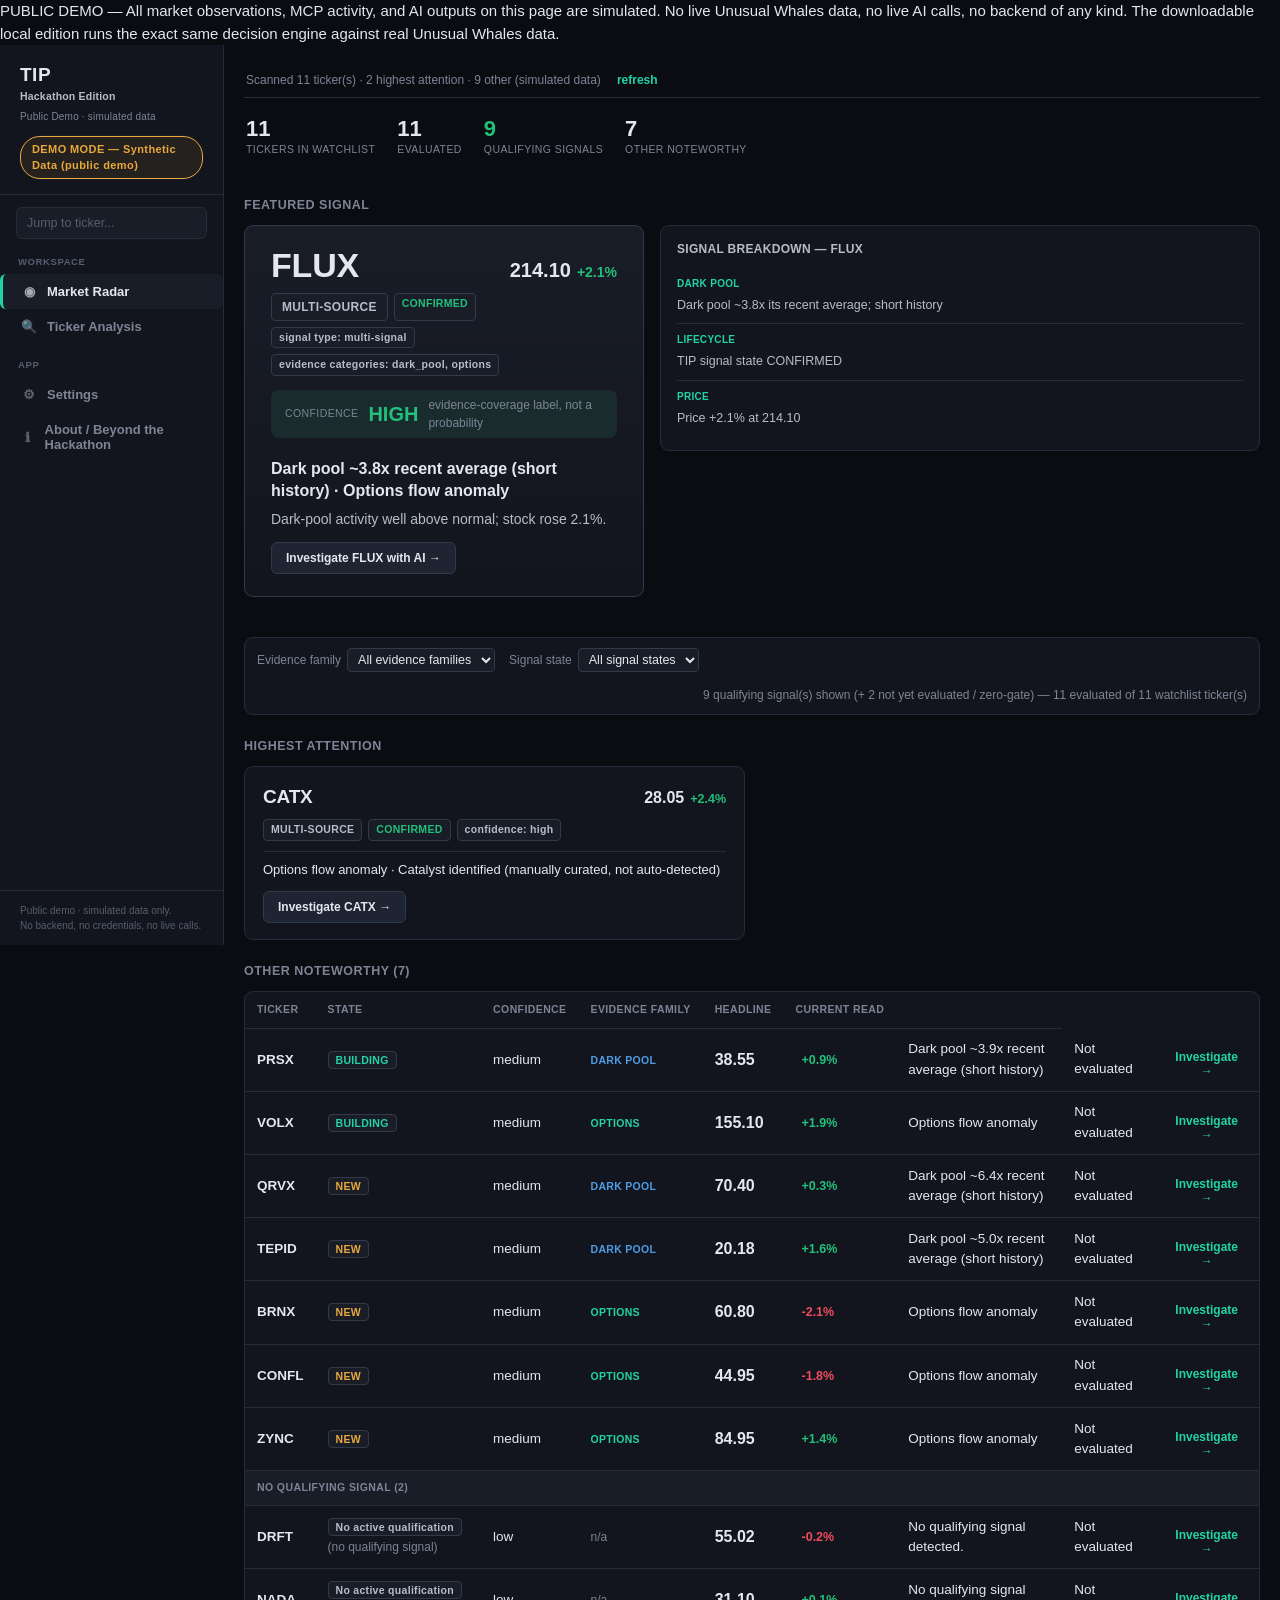
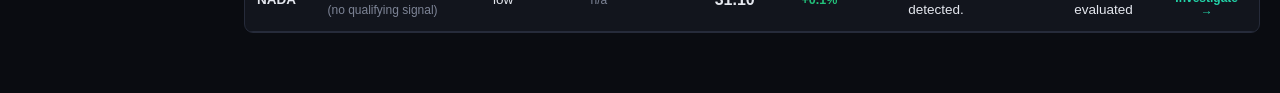
<file: static-demo/index.html>
<!DOCTYPE html>
<html lang="en">
<head>
<meta charset="UTF-8">
<meta name="viewport" content="width=device-width, initial-scale=1.0">
<title>TIP Hackathon Edition — Public Demo (Simulated Data)</title>
<link rel="stylesheet" href="styles.css">
</head>
<body>
  <div class="public-demo-top-banner">
    PUBLIC DEMO — All market observations, MCP activity, and AI outputs on this page are simulated.
    No live Unusual Whales data, no live AI calls, no backend of any kind. The downloadable local
    edition runs the exact same decision engine against real Unusual Whales data.
  </div>
  <div class="shell">
  <aside id="sidebar">
    <div class="brand-block">
      <div class="brand-name">TIP</div>
      <span class="brand-product">Hackathon Edition</span>
      <span class="brand-tagline">Public Demo &middot; simulated data</span>
      <div class="mode-pill" id="modePill">mode: ...</div>
    </div>
    <div class="cmd-search">
      <input type="text" id="sidebarTickerJump" placeholder="Jump to ticker..." autocomplete="off" maxlength="7" />
    </div>
    <nav id="nav">
      <div class="nav-group-label">Workspace</div>
      <button class="nav-item active" data-view="radar"><span class="ic">&#9673;</span>Market Radar</button>
      <button class="nav-item" data-view="ticker"><span class="ic">&#128269;</span>Ticker Analysis</button>
      <div class="nav-group-label">App</div>
      <button class="nav-item" data-view="settings"><span class="ic">&#9881;</span>Settings</button>
      <!-- UX round (2026-10-16 round 5), item 4: same compact-label fix
           as frontend/index.html's nav (byte-identical styles.css is
           shared via tools/build_static_demo.sh, so the matching CSS
           rule below applies here too). -->
      <button class="nav-item" data-view="about"><span class="ic">&#8505;</span><span class="nav-label-full">About / Beyond the Hackathon</span><span class="nav-label-short">About</span></button>
    </nav>
    <div class="sidebar-foot">Public demo &middot; simulated data only.<br>No backend, no credentials, no live calls.</div>
  </aside>

  <main class="main" id="app">
    <section id="view-radar" class="view active">
      <div class="status-strip">
        <span id="radarStatus">Loading Market Radar...</span>
        <button class="btn-link" id="refreshRadar">refresh</button>
      </div>

      <div id="activityStrip"></div>

      <h2 class="section-title eyebrow" id="featuredSignalHeading">Featured Signal</h2>
      <div class="td-attn-grid" id="featuredSignalGrid">
        <div id="featuredSignalSlot"></div>
        <aside class="radar-sidebar" id="breakdownSlot"></aside>
      </div>
      <div id="featuredSignalCompactNotice" style="display:none"></div>

      <div class="radar-with-breakdown">
        <div class="radar-main">
          <div class="radar-filters" id="radarFilters">
            <label>Evidence family
              <select id="filterFamily"><option value="">All evidence families</option></select>
            </label>
            <label>Signal state
              <select id="filterState"><option value="">All signal states</option></select>
            </label>
            <span class="muted radar-filter-counts" id="radarFilterCounts"></span>
          </div>

          <div id="highestAttentionSection">
            <h2 class="section-title eyebrow">Highest Attention</h2>
            <div class="attn-grid" id="highestGrid"></div>
          </div>

          <!-- Round 14 item 3: the count span is kept accurate by
               renderRadarLists() -- always the exact number of rows
               actually rendered as plain (non-grouped) rows in the
               table below, under any filter state. -->
          <h2 class="section-title eyebrow">Other Noteworthy<span id="otherNoteworthyCount"></span></h2>
          <div class="table-wrap" id="otherNoteworthyTable">
            <table class="tbl" id="otherTable">
              <thead>
                <tr>
                  <th>Ticker</th>
                  <th>State</th>
                  <th>Confidence</th>
                  <th class="col-family">Evidence family</th>
                  <th class="col-headline">Headline</th>
                  <th class="col-read">Current read</th>
                  <th></th>
                </tr>
              </thead>
              <tbody></tbody>
            </table>
          </div>
          <div class="attn-grid attn-grid-compact attn-grid-legacy-hidden" id="otherGrid"></div>
          <div class="empty" id="radarEmpty" style="display:none">No tickers qualify right now.</div>
        </div>
      </div>
    </section>

    <section id="view-ticker" class="view">
      <div class="toolbar">
        <!-- Unified ticker selector (2026-10-14), shared markup/logic with
             the Live-mode edition (frontend/index.html + app.core.js's
             initTickerCombo()) -- Demo here only ever has the 11 named
             synthetic scenarios as suggestions/valid input. -->
        <div class="ticker-combo" id="tickerCombo">
          <input type="text" id="tickerInput" class="ticker-combo-input"
                 placeholder="Search a demo scenario ticker"
                 autocomplete="off" maxlength="7" role="combobox" aria-expanded="false"
                 aria-controls="tickerSuggestions" aria-autocomplete="list" />
          <ul id="tickerSuggestions" class="ticker-suggestions" role="listbox" hidden></ul>
        </div>
        <button class="btn" id="loadTicker">Analyze</button>
      </div>
      <!-- investigateSection's container div is rendered INSIDE
           renderTickerDetail()'s own HTML now (see app.core.js), between
           the evidence card and the lifecycle summary -- this promotes
           Investigate near the top of the page per the P1a UX-correction
           pass without changing loadInvestigateSection()'s existing
           getElementById("investigateSection") wiring at all. -->
      <div id="tickerDetail"></div>
    </section>

    <section id="view-settings" class="view"></section>

    <section id="view-about" class="view">
      <h2 class="section-title eyebrow">About / Beyond the Hackathon</h2>
      <div class="how-body settings-card" style="padding:18px 20px; max-width:620px">
        <p>TIP (Trading Intelligence Platform) is a signal-detection app built on the
        Unusual Whales API. This page is the <strong>public, static demo</strong> of its
        <strong>Hackathon Edition</strong> -- credential-free, backend-free, and limited
        to pre-captured simulated output. The downloadable local edition runs the exact
        same shared rendering code (<code>app.core.js</code>) against a real backend, in
        either synthetic <code>demo</code> mode or real-API <code>live</code> mode. Every
        NEW / BUILDING / CONFIRMED / STABLE / FADING / INVALIDATED label on this page is
        computed from the pre-captured simulated data, never a canned conclusion.</p>
        <p class="muted">Production TIP is a separate, continuously-running home-lab
        deployment with infrastructure this build doesn't include by design
        (futures/market-data collectors, a multi-week scanning history, scheduled
        reporting, and home-lab automation) -- this build's logic is ported/equivalent
        to production's, not claimed identical.</p>
        <p class="muted">This is a public, open-source project -- see the
        <a href="https://github.com/Ch0sen84/tip-hackathon-edition" target="_blank" rel="noopener">GitHub repository</a>
        for source, issues, and participation.</p>
      </div>
    </section>
  </main>
  </div>

<script src="lightweight-charts.js"></script>
<script src="timefmt.js"></script>
<script src="app.core.js"></script>
<script src="app.static.js"></script>
</body>
</html>
</file>
<file: static-demo/styles.css>
/* Design tokens ported BY VALUE from production TIP's actual frontend
   (~/.hermes/scripts/uw/webapp/frontend/index.html :root block) -- same
   literal hex/px values and variable names, copied as CSS text, not by
   reference/import/API call. Production is read-only reference material
   only; nothing here depends on it at runtime. */
:root {
  --bg: #0a0c11;
  --panel: #12151d;
  --panel2: #191d28;
  --panel3: #1f2433;
  --border: #262b3a;
  --border2: #323949;
  --text: #e4e7ee;
  --text2: #b7bccb;
  --muted: #7d8496;
  --muted2: #565d70;
  --bull: #22c07a;
  --bear: #ef4a5e;
  --amber: #e8a83c;
  --blue: #4d9de5;
  --accent: #22d3a8;
  --accent2: #1aa989;
  --sidebar-w: 224px;
  --radius-sm: 6px;
  --radius-md: 9px;
  --sp-1: 4px;
  --sp-2: 8px;
  --sp-3: 12px;
  --sp-4: 16px;
  --sp-5: 24px;
  /* Evidence-family identity colors (typographic, not pill backgrounds --
     ported by value from production's own CSS comment on this exact
     convention). Not present in production's :root (it reuses --blue/
     --accent/--amber directly); defined here as named aliases so
     app.core.js can reference a stable --cat-* name per family without
     hardcoding which base color backs it. */
  --cat-dp: var(--blue);
  --cat-opt: var(--accent);
  --cat-flow: var(--amber);
}

* { box-sizing: border-box; }
html { font-size: 16px; }
body {
  margin: 0;
  background: var(--bg);
  color: var(--text);
  font: 15px/1.5 -apple-system, BlinkMacSystemFont, "Segoe UI", Roboto, sans-serif;
  display: flex;
  flex-direction: column;
  min-height: 100vh;
}
/* .shell wraps #sidebar + the main content area so an optional banner
   (e.g. static-demo's public-demo-top-banner) can sit ABOVE both as a
   full-width row, instead of squeezing into the same flex row as the
   sidebar. Plain <body> direct children (no .shell wrapper) still work
   via the fallback rule below. */
.shell { display: flex; flex: 1; min-height: 0; }

/* Eyebrow label primitive + tabular-nums, ported by value from production
   (small-caps-style section/field labels, and monospaced-width digits for
   anything that updates/compares numerically, e.g. prices, confidence). */
.eyebrow { font-size: 10px; font-weight: 700; letter-spacing: .6px; text-transform: uppercase; color: var(--muted); }
.tabular-nums, .px, .pxchg, .activity-num, .featured-ticker, .conf-value { font-variant-numeric: tabular-nums; }

/* ---------------------------------------------------------------------
   Sidebar-first navigation (ported by value from production's #sidebar
   pattern): persistent left column with a brand block + mode badge +
   grouped nav buttons, replacing the old top navbar. AI Investigation is
   intentionally NOT a sidebar entry -- it stays inside Ticker Analysis as
   a section, matching production's own placement of equivalent
   drill-down tooling under its parent view rather than as a sibling
   top-level nav item. */
#sidebar {
  width: var(--sidebar-w); min-width: var(--sidebar-w); background: var(--panel);
  border-right: 1px solid var(--border); display: flex; flex-direction: column;
  position: sticky; top: 0; height: 100vh; flex-shrink: 0;
}
/* Brand block rhythm ported from production's .brand (name / product /
   tagline stacked, same spacing cadence) -- content below stays
   Hackathon Edition's own (name "TIP", product "Hackathon Edition"); only
   the typography/spacing pattern is adapted. */
.brand-block { padding: 20px 20px 15px; border-bottom: 1px solid var(--border); }
.brand-block .brand-name { font-size: 19px; font-weight: 800; letter-spacing: .5px; line-height: 1; }
.brand-block .brand-product { display: block; margin-top: 5px; font-size: 10.5px; color: var(--text2); font-weight: 600; letter-spacing: .2px; }
.brand-block .brand-tagline { display: block; margin-top: 4px; font-size: 10px; color: var(--muted); letter-spacing: .2px; }
/* Deliberately NOT subdued like production's static research badge --
   Demo/Live is a genuinely more safety-relevant distinction here
   (bring-your-own-key Live Mode vs synthetic fixtures), so the mode pill
   stays a prominent, bordered, colored badge; this box-shadow just makes
   it read as deliberately designed rather than slapped on. */
.brand-block .mode-pill { display: inline-block; margin-top: 12px; box-shadow: 0 0 0 1px rgba(255,255,255,0.03); }

/* Ticker-jump search box, ported by value from production's .cmd-search
   (box styling only) -- wired to the SAME navigateToTicker() the
   existing Ticker Analysis "Analyze" input already uses; see
   app.live.js's sidebarTickerJump wiring, no parallel nav path. */
.cmd-search { margin: 12px 16px 2px; }
.cmd-search input {
  width: 100%; box-sizing: border-box; font-size: 12.5px; padding: 8px 10px;
  background: var(--panel2); border: 1px solid var(--border); color: var(--text);
  border-radius: var(--radius-sm);
}
.cmd-search input:focus { outline: none; border-color: var(--accent); }
.cmd-search input::placeholder { color: var(--muted2); }

/* Grouped nav section labels, ported by value from production's
   .nav-group-label -- only 2 meaningful groups at this item count
   (Workspace: the 2 real working views; App: Settings/About), not
   production's full 5-group structure, since Hackathon Edition doesn't
   have the features those extra groups would need. */
.nav-group-label {
  padding: 14px 18px 5px; font-size: 9.5px; font-weight: 700;
  text-transform: uppercase; letter-spacing: .6px; color: var(--muted2);
}
.nav-group-label:first-child { padding-top: 10px; }

nav#nav { display: flex; flex-direction: column; padding: 4px 0 10px; flex: 1; }
nav#nav button {
  display: flex; align-items: center; gap: 10px; text-align: left; background: none; border: none;
  border-left: 3px solid transparent; color: var(--muted); padding: 10px 18px; cursor: pointer;
  font-size: 13px; font-weight: 600; width: 100%;
}
nav#nav button:hover { background: var(--panel2); color: var(--text2); }
nav#nav button.active { background: var(--panel2); color: var(--text); border-left-color: var(--accent); font-weight: 700; }
nav#nav .ic { font-size: 13px; width: 16px; text-align: center; opacity: .7; }
.sidebar-foot { padding: 12px 20px; border-top: 1px solid var(--border); font-size: 10px; color: var(--muted2); line-height: 1.5; }

#app { flex: 1; min-width: 0; display: flex; flex-direction: column; }

@media (max-width: 980px) {
  .shell { flex-direction: column; }
  #sidebar {
    width: 100%; min-width: 0; height: auto; position: static;
    flex-direction: row; align-items: center; flex-wrap: wrap;
  }
  .brand-block { border-bottom: none; border-right: 1px solid var(--border); padding: 12px 16px; }
  nav#nav { flex-direction: row; flex-wrap: wrap; padding: 6px 10px; }
  nav#nav button { width: auto; border-left: none; border-bottom: 3px solid transparent; }
  nav#nav button.active { border-left-color: transparent; border-bottom-color: var(--accent); }
  .sidebar-foot { display: none; }
}

.topbar {
  display: flex;
  align-items: center;
  gap: 16px;
  padding: 12px 20px;
  border-bottom: 1px solid var(--border);
  background: var(--panel);
}
.brand { font-weight: 800; font-size: 17px; }
.brand-sub { color: var(--muted); font-weight: 600; font-size: 12px; margin-left: 6px; }
.nav { display: flex; gap: 6px; flex: 1; }
.nav-item {
  background: none; border: 1px solid transparent; color: var(--muted);
  padding: 7px 12px; border-radius: var(--radius-sm); cursor: pointer; font-size: 13px; font-weight: 600;
}
.nav-item.active { color: var(--text); background: var(--panel3); border-color: var(--border2); }
.mode-pill {
  font-size: 11px; font-weight: 700; letter-spacing: .4px; color: var(--text2);
  background: var(--panel2); border: 1px solid var(--border2); border-radius: 20px; padding: 4px 11px;
}
.mode-pill.mode-demo { color: var(--amber); border-color: var(--amber); background: rgba(232,179,57,0.08); }
.mode-pill.mode-live { color: var(--bull); border-color: var(--bull); background: rgba(62,207,142,0.08); }

/* Bug found via real mobile-width screenshot verification: clamp(1200px,
   92vw, 1680px) has a 1200px FLOOR, so at narrow widths 92vw (< 1200px)
   is discarded and the max-width stays pinned at 1200px -- forcing
   horizontal overflow/clipping on every view at mobile width. min(...)
   has no floor, so it actually shrinks below 1200px when the viewport
   is narrower than that. */
/* D3 fix (ux-nav-watchlist-reliability round 9): real CDP measurement at
   2560x1440 found a 320px empty right gutter (544px left, split mostly
   by the fixed sidebar) with content capped at the old 1680px -- visibly
   excessive on a large/ultra-wide desktop monitor, the exact "centered
   desktop rows and excessive empty gutters" defect reported. Raised to
   1880px (still well short of claiming full-bleed; production TIP's own
   row/table convention is denser but this app's grid breakpoints were
   tuned around ~1680px card/table widths, so a full re-layout is left
   out of scope this round -- see this round's final report). Re-measured
   at 1920x1080 and 390x844: no overflow/clipping introduced at either. */
.main { padding: 18px 20px 60px; max-width: min(1880px, 100%); width: 100%; margin: 0 auto; box-sizing: border-box; }
@media (max-width: 600px) { .main { padding: 14px 14px 50px; } }
/* P4 fix (ux-nav-watchlist-reliability round 10): the round-9 bump above
   (1680px -> 1880px) was genuinely insufficient -- real CDP measurement
   at 2560x1440 still showed Market Intelligence's rows sitting in a
   228px gutter on EACH side (456px of a 2560px-wide monitor unused),
   because .main's shared 1880px cap applies to every view alike and a
   2560px screen simply has more room than that cap allows. Production
   TIP's own equivalent container (~/.hermes/scripts/uw/webapp/frontend/
   index.html's plain `main { width:100%; ... }`, no max-width cap at
   all) establishes the real reference convention: information-dense
   desktop views should use the full available width, not be
   artificially centered under a fixed cap.
   Scoped narrowly to Market Intelligence ONLY (via :has(), standard in
   every real desktop/mobile browser Chad tests against) -- every other
   view (My Watchlist, Ticker Analysis, Settings, About) keeps the
   EXACT existing 1880px cap/centering completely unchanged; this is a
   gutter-width fix for one view, not a global redesign. Raised to
   production's own 2400px reference figure (.ms-insp-inner), not an
   unbounded full-bleed claim this app's row markup was never measured
   against. */
.main:has(#view-marketwide.active) { max-width: min(2400px, 100%); }
.view { display: none; }
.view.active { display: block; }

.status-strip {
  display: flex; align-items: center; gap: 10px; font-size: 12px; color: var(--muted);
  padding: 8px 2px; border-bottom: 1px solid var(--border); margin-bottom: 10px;
}
.btn-link { background: none; border: none; color: var(--accent); cursor: pointer; font-size: 12px; font-weight: 600; }
.btn { background: var(--panel3); color: var(--text); border: 1px solid var(--border2); border-radius: var(--radius-sm); padding: 8px 14px; cursor: pointer; font-weight: 600; }

.section-title { font-size: 13px; letter-spacing: .3px; color: var(--muted); text-transform: uppercase; margin: 22px 0 10px; }

.attn-grid { display: grid; grid-template-columns: repeat(2, minmax(0, 1fr)); gap: 14px; }
@media (max-width: 760px) { .attn-grid { grid-template-columns: 1fr; } }

.card {
  border: 1px solid var(--border); border-radius: var(--radius-md); background: var(--panel);
  padding: 16px 18px; display: flex; flex-direction: column; min-width: 0;
}
.card-head { display: flex; justify-content: space-between; align-items: baseline; gap: 10px; flex-wrap: wrap; }

.chart-card { margin-bottom: 14px; }
.chart-container { min-height: 320px; width: 100%; position: relative; }
.chart-unavailable {
  min-height: 120px; display: flex; align-items: center; justify-content: center;
  color: var(--muted); font-size: 13px; text-align: center; padding: 20px;
  border: 1px dashed rgba(255,255,255,0.12); border-radius: 8px;
}
@media (max-width: 640px) {
  .chart-container, .chart-unavailable { min-height: 220px; }
}
.tk { font-size: 19px; font-weight: 800; }
.px { font-size: 16px; font-weight: 700; }
.pxchg { font-size: 12.5px; font-weight: 700; margin-left: 6px; }
.pxchg.up { color: var(--bull); } .pxchg.down { color: var(--bear); }

.tags { margin-top: 8px; display: flex; flex-wrap: wrap; gap: 6px; }
.tag { font-size: 10.5px; font-weight: 700; letter-spacing: .3px; color: var(--text2); background: var(--panel2); border: 1px solid var(--border2); border-radius: 4px; padding: 2px 7px; }
.tag.state-NEW { color: var(--amber); }
.tag.state-BUILDING { color: var(--accent); }
.tag.state-CONFIRMED, .tag.state-STABLE { color: var(--bull); }
.tag.state-FADING { color: var(--muted); }
.tag.state-INVALIDATED { color: var(--bear); }

.ev-list { margin: 10px 0 0; padding-left: 16px; font-size: 13px; color: var(--text2); line-height: 1.5; }
.ev-list li { margin: 2px 0; }
.read { margin-top: 10px; padding-top: 8px; border-top: 1px solid var(--border); font-size: 13px; color: var(--text); line-height: 1.5; }

/* Stage 2 (P3): Market Radar filters + compact history chip. Cards are
   now the primary "Other Noteworthy" presentation -- the legacy table
   (.table-wrap-legacy) is kept in the DOM (an older test harness queries
   it directly) but hidden visually, never the primary view. */
.radar-filters { display: flex; flex-wrap: wrap; align-items: center; gap: 14px; margin: 10px 0 4px; padding: 10px 12px; border: 1px solid var(--border); border-radius: var(--radius-md); background: var(--panel); }
.radar-filters label { display: flex; align-items: center; gap: 6px; font-size: 12px; color: var(--muted); }
.radar-filters select { background: var(--panel2); color: var(--text); border: 1px solid var(--border2); border-radius: 4px; padding: 3px 6px; font-size: 12.5px; }
.radar-filter-counts { margin-left: auto; font-size: 12px; }
.attn-grid-compact { grid-template-columns: repeat(3, minmax(0, 1fr)); }
@media (max-width: 1024px) { .attn-grid-compact { grid-template-columns: repeat(2, minmax(0, 1fr)); } }
@media (max-width: 760px) { .attn-grid-compact { grid-template-columns: 1fr; } }
.table-wrap-legacy { display: none; }

/* "Other Noteworthy" is now the PRIMARY presentation for its table (the
   card grid below is kept in the DOM, hidden, for the existing
   otherGrid-filter test harness -- see renderRadarLists()). Production's
   evidence-category identity is applied here as TEXT COLOR per its own
   CSS comment ("typographic, not saturated-pill colors"), via the
   --cat-dp/--cat-opt/--cat-flow tokens already defined in :root. */
.attn-grid-legacy-hidden { display: none; }
.cat-label { font-weight: 700; font-size: 10.5px; text-transform: uppercase; letter-spacing: .3px; }
.cat-label.cat-dark_pool { color: var(--cat-dp); }
.cat-label.cat-options { color: var(--cat-opt); }
.cat-label.cat-uw_flow { color: var(--cat-flow); }
.cat-label.cat-multi-signal { color: var(--text2); }
.col-family { white-space: nowrap; }

.history-chip { display: flex; align-items: center; flex-wrap: wrap; gap: 3px; margin: 6px 0; font-size: 10.5px; }
.history-chip .hc-step { padding: 1px 6px; border-radius: 3px; background: var(--panel2); border: 1px solid var(--border2); color: var(--text2); }
.history-chip .hc-step.state-NEW { color: var(--amber); }
.history-chip .hc-step.state-BUILDING { color: var(--accent); }
.history-chip .hc-step.state-CONFIRMED, .history-chip .hc-step.state-STABLE { color: var(--bull); }
.history-chip .hc-step.state-FADING { color: var(--muted); }
.history-chip .hc-step.state-INVALIDATED { color: var(--bear); }
.history-chip .hc-arrow { color: var(--muted); font-size: 10px; }
/* UX-correction pass (P0): "+N earlier" affordance when a collapsed
   progression has more segments than fit -- visually distinct (dashed,
   muted) from a real state chip so it never reads as its own state. */
.history-chip .hp-more {
  padding: 1px 6px; border-radius: 3px; border: 1px dashed var(--border2);
  color: var(--muted); font-style: italic;
}
/* P1a: ticker-header-card is the FIRST thing on Ticker Analysis -- ticker
   + current state, prominently, before the chart. */
.ticker-header-card { margin-bottom: 14px; }
.tk-lg { font-size: 23px; }
/* P0: the full uncollapsed scan-by-scan history is real data and must
   stay reachable, but never dumped into the main page flow -- bounded
   height + internal scroll inside the <details> panel it lives in. */
.history-details-body { max-height: 280px; overflow-y: auto; padding-right: 4px; margin-top: 4px; }

.table-wrap { overflow-x: auto; border: 1px solid var(--border); border-radius: var(--radius-md); background: var(--panel); }
/* Legibility pass (Priority 3, 2026-10-15 round 3): production's own
   data-table font-size is 13.5px, not the 12.5px this started at --
   bumped to match, plus a touch more cell padding for 1920x1080
   readability. min-width raised to fit the new Price/1D Change columns
   without crowding; .table-wrap's overflow-x:auto + .radar-main's
   min-width:0 (see the grid-item note above) still keep this from
   forcing the whole page wider on narrow/mobile viewports. */
.tbl { width: 100%; border-collapse: collapse; font-size: 13.5px; min-width: 660px; }
.tbl th { text-align: left; color: var(--muted); font-weight: 600; font-size: 10.5px; text-transform: uppercase; letter-spacing: .4px; padding: 10px 12px; border-bottom: 1px solid var(--border); white-space: nowrap; }
.tbl td { padding: 9px 12px; border-bottom: 1px solid var(--border); vertical-align: middle; }
.tbl tr:hover td { background: var(--panel2); }
.col-price, .col-chg { white-space: nowrap; }
@media (max-width: 860px) { .col-family { display: none; } }
@media (max-width: 760px) { .col-chg { display: none; } }

/* Round 14 item 3: sub-group header rows inside the Other Noteworthy
   table -- distinguishes the genuinely-qualifying rows (no header, sit
   directly under the "Other Noteworthy" heading) from the evaluated-
   zero-gate group ("No Qualifying Signal") and the never-evaluated
   group ("Not Evaluated"), each labeled with its own accurate count
   computed by renderRadarLists() from the rows actually rendered under
   it. Deliberately plain/muted -- a section divider, not a data row. */
.radar-group-header-row td { background: var(--panel2); }
.radar-group-header { font-size: 10.5px; font-weight: 600; text-transform: uppercase; letter-spacing: .4px; color: var(--muted); }
@media (max-width: 560px) { .col-headline { display: none; } }

.empty { color: var(--muted); padding: 30px 16px; text-align: center; font-size: 13px; }

/* Phase D: Market-wide Radar -- freshness badges deliberately use three
   visually distinct colors (never just text) so current/stale/
   unevaluated is scannable at a glance across a long candidate list. */
.candidate-row { display: grid; grid-template-columns: 90px 110px 1fr 90px; align-items: center; gap: 10px; padding: 8px 6px; border-bottom: 1px solid var(--border); font-size: 13px; }
.candidate-row .ticker { font-weight: 600; }
/* UX round (2026-10-16 round 5), item 1: Market Intelligence's row
   (.market-wide-row, also carries the plain .candidate-row class for
   its existing border/padding/font-size) now has exactly TWO direct
   children (.market-wide-row-main + the new .why-surfaced block) --
   .candidate-row's 4-column grid above would otherwise silently
   squeeze those two children into its first two fixed-width columns
   (90px/110px), found via a real CDP measurement at 390px (the "Why
   TIP surfaced this" block measured 110px wide, clipped to a sliver,
   not an overflow). Overriding BOTH the parent's display (plain
   stacked flex, not grid) and giving the real field row its own
   flex-wrap layout fixes this without touching .candidate-row itself,
   so Market Radar's own freshness rows (still plain .candidate-row,
   4 real columns) are completely unaffected. */
.market-wide-row { display: flex; flex-direction: column; align-items: stretch; gap: 3px; }
/* UX remediation item 4 (2026-10-16): tighter, strictly left-aligned,
   more information-dense row to better match production TIP's own
   row convention (read read-only from ~/.hermes/scripts/uw/webapp/ for
   reference per this item's instructions) -- a density/alignment
   tweak only, not a redesign: same fields, same classes, same flex-wrap
   fallback for narrow viewports (unchanged from the prior round's real
   mobile-width CDP fix), just tighter gap/padding and an explicit
   text-align:left so nothing can inherit a centered/justified default
   from an ancestor. */
.market-wide-row-main { display: flex; flex-wrap: wrap; align-items: center; justify-content: flex-start; gap: 8px; text-align: left; }
.market-wide-row-main > * { text-align: left; }
.freshness-badge { display: inline-block; padding: 2px 8px; border-radius: 10px; font-size: 11px; font-weight: 600; text-align: center; }
.freshness-badge.freshness-current { background: #dcfce7; color: #166534; }
.freshness-badge.freshness-stale { background: #fef3c7; color: #92400e; }
.freshness-badge.freshness-unevaluated { background: #e5e7eb; color: #374151; }

.toolbar { display: flex; gap: 10px; margin-bottom: 16px; flex-wrap: wrap; align-items: center; }
select, input { background: var(--panel2); color: var(--text); border: 1px solid var(--border2); border-radius: 8px; padding: 7px 11px; font-size: 12.5px; }

.detail-grid { display: grid; grid-template-columns: 1fr 1fr; gap: 14px; }
@media (max-width: 900px) { .detail-grid { grid-template-columns: 1fr; } }
.gate-row { display: flex; justify-content: space-between; padding: 6px 0; border-bottom: 1px solid var(--border); font-size: 12.5px; }
.gate-row .gname { color: var(--text2); }
.gate-row .gpass { font-weight: 700; }
.gate-row .gpass.yes { color: var(--bull); }
.gate-row .gpass.no { color: var(--muted); }

pre.raw { background: var(--panel3); padding: 12px; border-radius: 8px; overflow: auto; font-size: 10.5px; max-height: 320px; color: var(--muted); white-space: pre-wrap; word-break: break-word; }

.settings-card {
  border: 1px solid var(--border); border-radius: var(--radius-md); background: var(--panel);
  padding: 18px 20px; margin-bottom: 18px; max-width: 680px;
}
/* Priority 6 (2026-10-15 round 3): Settings/About read cramped/narrow
   next to the rest of the app (Radar's table/cards routinely use the
   full main-content width) -- widened from 540/620px to a still-
   readable-line-length 680/720px rather than going full-bleed, since
   these are prose-heavy pages. */
.how-body.settings-card { max-width: 720px; }
/* Theme the GitHub repo link (and any other in-app link) to the app's
   own accent color instead of the browser default blue/purple -- it
   previously looked like an unstyled default link, inconsistent with
   every other interactive element on the page. */
.how-body a, .ai-disabled-note a {
  color: var(--accent, #22d3a8); text-decoration: none; font-weight: 600;
}
.how-body a:hover, .ai-disabled-note a:hover { text-decoration: underline; }
.settings-card h3 { margin: 0 0 10px; font-size: 14px; letter-spacing: .2px; }
.settings-card input, .settings-card select { width: 100%; display: block; margin: 8px 0; }
.settings-row { display: flex; gap: 8px; flex-wrap: wrap; margin-top: 6px; }
.settings-divider { border: none; border-top: 1px solid var(--border); margin: 14px 0; }
/* Current-mode state indicator (distinct from the switch-mode action
   buttons below it, per Chad's Settings-clarity scope item). */
.settings-current-live { color: var(--bull); }
.settings-current-demo { color: var(--amber); }
.btn.btn-active { border-color: var(--accent); color: var(--accent); }
.btn:disabled { opacity: .5; cursor: not-allowed; }
.public-demo-banner {
  background: var(--panel2); border: 1px solid var(--amber); color: var(--amber);
  padding: 10px 14px; border-radius: 8px; margin-bottom: 16px; font-size: 13px; max-width: 540px;
}
.muted { color: var(--muted); font-size: 12px; }

/* --- Unified ticker combobox (2026-10-14) ----------------------------- */
.ticker-combo { position: relative; flex: 1; max-width: 360px; }
.ticker-combo-input {
  width: 100%; background: var(--panel2); border: 1px solid var(--border); color: var(--text);
  border-radius: 6px; padding: 8px 10px; font-size: 14px; box-sizing: border-box;
}
.ticker-combo-input:focus { outline: none; border-color: var(--accent, #22d3a8); }
.ticker-suggestions {
  position: absolute; top: calc(100% + 4px); left: 0; right: 0; z-index: 20;
  background: var(--panel2); border: 1px solid var(--border); border-radius: 6px;
  list-style: none; margin: 0; padding: 4px 0; max-height: 280px; overflow-y: auto;
  box-shadow: 0 8px 24px rgba(0,0,0,0.4);
}
.ticker-suggestions li {
  display: flex; justify-content: space-between; align-items: center;
  padding: 7px 10px; cursor: pointer; font-size: 13px;
}
.ticker-suggestions li:hover, .ticker-suggestions li.active { background: var(--panel); }
.ticker-suggestion-tag { font-size: 10px; color: var(--muted); border: 1px solid var(--border); border-radius: 4px; padding: 1px 5px; }

/* --- Chart timeframe row + prominence (2026-10-14, Phase B) ----------- */
.tf-row { display: flex; gap: 4px; margin-bottom: 8px; }
.tf-btn {
  background: var(--panel2); border: 1px solid var(--border); color: var(--muted);
  border-radius: 6px; padding: 4px 11px; font-size: 12px; cursor: pointer; font-weight: 600;
}
.tf-btn.active { background: var(--panel); color: var(--text); border-color: var(--accent, #22d3a8); }
.tf-btn:hover { color: var(--text); }
.chart-card-prominent .chart-container { min-height: 340px; }
.gate-groups-summary { display: flex; flex-wrap: wrap; gap: 6px; margin: 6px 0 10px; }
.gate-group-count-pill { font-size: 11px; font-weight: 600; border: 1px solid var(--border); border-radius: 4px; padding: 2px 8px; }
.gate-group-count-pill.gcp-supporting { color: var(--bull); border-color: rgba(62,207,142,0.4); }
.gate-group-count-pill.gcp-conflicting { color: var(--bear); border-color: rgba(241,99,110,0.4); }
.gate-group-count-pill.gcp-unmet { color: var(--text2); }
.gate-group-count-pill.gcp-datalimit { color: var(--amber); border-color: rgba(232,179,57,0.4); }
.gate-details > summary { cursor: pointer; font-size: 13px; margin-bottom: 6px; }

/* --- C1 activity timeline (2026-10-15) ---------------------------------- */
.activity-timeline-chart { width: 100%; height: 110px; }

/* --- Compact paginated evidence interface (2026-10-15) ----------------- */
.evidence-summary-table { width: 100%; border-collapse: collapse; margin-top: 4px; font-size: 12px; }
.evidence-summary-table th, .evidence-summary-table td { text-align: left; padding: 3px 8px 3px 0; border-bottom: 1px solid var(--border2); }
.evidence-detail-panel { margin-top: 10px; }
.evidence-detail-panel > summary { cursor: pointer; font-size: 12.5px; margin-bottom: 8px; }
.evidence-controls { display: flex; flex-wrap: wrap; gap: 6px; margin-bottom: 8px; }
.evidence-controls select, .evidence-controls input {
  background: var(--panel2); border: 1px solid var(--border); color: var(--text);
  border-radius: 6px; padding: 4px 8px; font-size: 12px;
}
.evidence-pagination { display: flex; align-items: center; gap: 10px; margin-top: 8px; font-size: 12px; }
.btn-sm {
  background: var(--panel2); border: 1px solid var(--border); color: var(--text);
  border-radius: 6px; padding: 3px 10px; font-size: 12px; cursor: pointer;
}
.btn-sm:disabled { opacity: .4; cursor: not-allowed; }

/* --- Market Radar watchlist editor (2026-10-14, Phase A) -------------- */
/* Compact-by-default editor (Priority 2, 2026-10-15 round 3): a <details>
   element collapsed by default so it no longer pushes Featured Signal
   below the fold. The <summary> IS the collapsed state's entire visual
   footprint -- one line, no default disclosure-triangle double-marker
   since .watchlist-editor-toggle already supplies an explicit "edit"
   affordance. */
.watchlist-editor-compact { padding: 0; }
.watchlist-editor-compact > summary.watchlist-editor-summary {
  list-style: none; cursor: pointer; display: flex; align-items: center; gap: 10px;
  padding: 14px 20px; flex-wrap: wrap;
}
.watchlist-editor-compact > summary.watchlist-editor-summary::-webkit-details-marker { display: none; }
.watchlist-editor-toggle { margin-left: auto; }
.watchlist-editor-compact[open] > summary.watchlist-editor-summary { border-bottom: 1px solid var(--border); }
.watchlist-editor-body { padding: 14px 20px 18px; }
.watchlist-demo-note {
  background: rgba(232,179,57,0.1); border: 1px solid var(--amber); color: var(--amber);
  padding: 8px 12px; border-radius: 8px; margin: 0 0 12px; font-size: 12px; line-height: 1.5;
}
.watchlist-chips { display: flex; flex-wrap: wrap; gap: 6px; margin-top: 8px; min-height: 24px; }
.watchlist-chip {
  display: inline-flex; align-items: center; gap: 4px; background: var(--panel2);
  border: 1px solid var(--border); border-radius: 14px; padding: 3px 4px 3px 10px; font-size: 12.5px; font-weight: 600;
}
.watchlist-chip-remove {
  background: none; border: none; color: var(--muted); cursor: pointer; font-size: 15px; line-height: 1;
  padding: 2px 6px; border-radius: 50%;
}
.watchlist-chip-remove:hover { background: var(--panel); color: var(--text); }

/* --- Chart evidence markers (2026-10-14 fix) ------------------------- */
.chart-markers-info { font-size: 12px; }
.chart-markers-detail summary { cursor: pointer; padding: 4px 0; }
.chart-markers-table { width: 100%; border-collapse: collapse; margin-top: 6px; font-size: 12px; max-height: 320px; }
.chart-markers-table th, .chart-markers-table td { text-align: left; padding: 3px 8px; border-bottom: 1px solid rgba(255,255,255,0.08); }
.chart-markers-table thead th { color: var(--muted); font-weight: 600; }

/* --- Chart evidence histogram pane (2026-10-17, round 2) -------------
   Replaces the old dot overlay (rejected by Chad on real SPY/NVDA
   screenshots -- overlapped unreadably at real UW data density; see
   app.core.js's mountEvidenceHistogram comment for the full writeup)
   with a native histogram pane sharing the candlestick chart's own
   instance/timeScale. Legend/toggle row kept, now controlling series
   visibility. Colors match the convention already used by the
   activity-timeline legend above (orange = options flow, blue = dark
   pool). The hover tooltip markup/classes are unchanged (now positioned
   relative to a raw crosshair point instead of a dot element). */
.chart-evidence-legend {
  font-size: 11.5px; color: var(--muted); margin-bottom: 4px; padding: 2px 0;
}
/* Round 4 (C-4/presentation fixes): the toggle row is now wrapped in its
   own .cel-row flex line so an optional coverage-note block (C-4) and a
   unit-label span (additional presentation fix) can sit above/alongside
   it without fighting the old single-level flex layout. */
.cel-row { display: flex; align-items: center; gap: 14px; flex-wrap: wrap; }
.cel-item { display: inline-flex; align-items: center; gap: 5px; }
.cel-dot { width: 9px; height: 9px; border-radius: 50%; display: inline-block; }
.cel-dot-flow { background: #f59e0b; }
.cel-dot-dp { background: #60a5fa; border-radius: 3px; }
.cel-unit { font-size: 10.5px; }
.cel-toggles { display: inline-flex; gap: 4px; margin-left: auto; }
/* C-4: honest single-day (or honest multi-day) evidence-coverage
   disclosure on 1M/3M/6M/1Y ranges -- see mountEvidenceHistogram's own
   comment for why this exists and what real field drives it. */
.cel-coverage-note {
  font-size: 11px; color: var(--muted); margin-bottom: 6px; line-height: 1.4;
}
.cel-coverage-note-single {
  color: #f0b429; background: rgba(245,158,11,0.08);
  border: 1px solid rgba(245,158,11,0.25); border-radius: 6px; padding: 5px 8px;
}
.cel-btn {
  background: transparent; border: 1px solid var(--border); color: var(--muted);
  border-radius: 10px; padding: 2px 9px; font-size: 11px; cursor: pointer;
}
.cel-btn:hover { color: var(--text); border-color: var(--muted); }
.cel-btn.active { background: var(--panel); color: var(--text); border-color: var(--text); font-weight: 600; }
.chart-evidence-tooltip {
  position: fixed; z-index: 9999; max-width: 260px;
  background: #10151c; border: 1px solid rgba(255,255,255,0.15); border-radius: 6px;
  padding: 8px 10px; font-size: 11.5px; color: var(--text);
  box-shadow: 0 6px 20px rgba(0,0,0,0.45); pointer-events: none;
}
.chart-evidence-tooltip .cet-head { font-weight: 700; margin-bottom: 2px; }
.chart-evidence-tooltip .cet-sub { color: var(--muted); margin-bottom: 4px; }
.chart-evidence-tooltip .cet-row { display: flex; justify-content: space-between; gap: 10px; white-space: nowrap; }
.chart-evidence-tooltip .cet-row.muted { color: var(--muted); justify-content: flex-start; }
/* Click-through drill-down panel: reuses renderEvidencePanel/wireEvidencePanel
   verbatim for the actual table -- this just wraps it with a bucket header. */
.chart-evidence-bucket-drilldown {
  margin-top: 8px; font-size: 12px; border: 1px solid var(--border);
  border-radius: 8px; padding: 8px 10px; background: var(--panel2);
}
.cebd-head { display: flex; align-items: center; justify-content: space-between; gap: 10px; font-weight: 600; margin-bottom: 6px; }

/* --- Phase A: auth setup/re-auth banner ------------------------------ */
.auth-setup-card {
  border: 1px solid var(--amber, #e8b339); border-radius: var(--radius-md);
  background: rgba(232,179,57,0.1); padding: 14px 18px; margin: 0;
}
.auth-setup-card strong { font-size: 14px; }
.auth-setup-card p { margin: 6px 0; font-size: 12.5px; color: var(--muted); }
.auth-setup-status { margin-left: 10px; font-size: 12.5px; color: var(--muted); }
.auth-setup-fallback { margin-top: 10px; font-size: 12.5px; }
.auth-setup-fallback summary { cursor: pointer; color: var(--muted); }
.auth-setup-fallback pre {
  background: var(--panel); border: 1px solid var(--border); border-radius: 6px;
  padding: 8px 10px; overflow-x: auto; font-size: 12px;
}
.auth-setup-fallback input { width: 280px; margin-right: 8px; }
/* QA remediation D1/D5: pairing-code box + masked-token reveal row. */
.auth-setup-pairing {
  margin-top: 10px; padding-top: 10px; border-top: 1px dashed var(--border2);
}
.auth-setup-pairing input { width: 220px; margin-right: 8px; }
.auth-token-field-row { display: flex; align-items: center; gap: 0; margin-top: 4px; }
.auth-token-field-row input { width: 280px; margin-right: 8px; }

/* QA remediation D7: the sidebar/nav footprint at narrow (~390px) mobile
   widths used to consume roughly half the viewport height (brand block +
   ticker search + every nav item, each stacked at full size, flex-wrapped
   into several rows before any real content appeared). Collapse to a
   compact single-row pattern -- condensed branding, icon-forward nav
   buttons, no footer note -- while leaving the >=980px desktop sidebar
   layout (and the existing 980px tablet breakpoint above) completely
   unchanged. */
/* UX round (2026-10-16 round 5), item 4: the hidden-by-default short nav
   label (see frontend/index.html's About button) -- only ever shown at
   the same narrow breakpoint below, never on desktop/tablet. */
.nav-label-short { display: none; }

@media (max-width: 480px) {
  .brand-block { padding: 8px 12px; }
  .brand-block .brand-product,
  .brand-block .brand-tagline { display: none; }
  .brand-block .mode-pill { margin-top: 6px; }
  .cmd-search { padding: 6px 10px; }
  nav#nav { padding: 4px 8px; gap: 4px; }
  nav#nav .nav-group-label { display: none; }
  nav#nav button { padding: 6px 8px; font-size: 11.5px; }
  .sidebar-foot { display: none; }
  /* UX round (2026-10-16 round 5), item 4 real-browser finding: at
     exactly 390px, the long "About / Beyond the Hackathon" label alone
     forced the whole nav onto a 3rd wrapped row (measured via CDP:
     nav height went from ~70px with the short label to ~106px with the
     full one), pushing all real content down ~20% of an 844px mobile
     viewport before anything else was visible. Swapping to the short
     label here (full label hidden) lets it share a row with another
     nav button instead -- the ONLY mobile-nav change beyond the
     existing, untouched QA-D7 rules just above. */
  .nav-label-full { display: none; }
  .nav-label-short { display: inline; }

  /* UX round (2026-10-16 round 5), item 4 real-browser finding: Market
     Discovery's "Evaluate" action is the LAST column of a table with
     min-width:640px (.discovery-table) inside an overflow-x:auto
     wrapper -- at 390px that pushes the Evaluate button to roughly
     x=690-845 (measured via CDP getBoundingClientRect), entirely off
     an 844px-tall/390px-wide viewport's visible area unless the user
     discovers and performs a horizontal scroll most mobile traders
     never would -- genuinely clipped/inaccessible, not just visually
     cramped. Fix: swap to the pre-existing, already-styled flex-wrap
     card-row presentation (.discovery-candidate-list/-row) that this
     exact same data already renders into (kept in the DOM for test-
     harness compat, see renderDiscoveryCandidateList's own comment) --
     it has no fixed min-width, wraps every field including Evaluate
     onto its own line as needed, so nothing is ever off-screen. Table
     stays the unchanged, real presentation at every wider width (and in
     static-demo, which has no Market Discovery view to begin with). */
  .discovery-table-wrap { display: none; }
  /* .discovery-candidate-list's real display:flex override lives in its
     own @media block further down this file, AFTER the unconditional
     `.discovery-candidate-list { display: none; }` rule (same selector
     specificity -- source order decides the winner, and that
     unconditional rule is physically later in this file than this
     block, so it would otherwise win even inside this narrower query). */
}

/* --- Investigate with AI -------------------------------------------- */
.ai-card {
  border: 1px solid var(--border); border-radius: var(--radius-md); background: var(--panel);
  padding: 16px 18px; margin-top: 14px;
}
.ai-card h3 { margin: 0 0 8px; font-size: 14px; }
.ai-disabled-note { color: var(--muted); font-size: 12.5px; margin-top: 6px; }
.ai-simulated-banner {
  background: rgba(232,179,57,0.12); border: 1px solid var(--amber); color: var(--amber);
  padding: 8px 12px; border-radius: 8px; font-size: 12.5px; font-weight: 700; margin-bottom: 12px;
}
.ai-section { margin-top: 14px; }
.ai-section h4 { margin: 0 0 6px; font-size: 12px; text-transform: uppercase; letter-spacing: .3px; color: var(--muted); }
.ai-fact { font-size: 13px; color: var(--text); padding: 6px 0; border-bottom: 1px solid var(--border); }
.ai-fact .src { display: block; font-size: 10.5px; color: var(--accent); font-weight: 700; margin-top: 3px; }
.ai-list { margin: 0; padding-left: 16px; font-size: 13px; color: var(--text2); line-height: 1.5; }
.ai-interpretation {
  margin-top: 16px; padding: 12px 14px; border-radius: 8px;
  background: rgba(77,163,255,0.08); border: 1px dashed var(--accent);
}
.ai-interpretation h4 { color: var(--accent); }
.ai-interpretation p { margin: 0; font-size: 13px; color: var(--text); line-height: 1.6; }

.foot { padding: 20px; color: var(--muted); font-size: 12px; }
.how { border: 1px solid var(--border); border-radius: var(--radius-md); background: var(--panel); max-width: clamp(1160px, 92vw, 1680px); margin: 0 auto; }
.how summary { cursor: pointer; padding: 10px 14px; font-weight: 600; color: var(--text2); }
.how-body { padding: 0 14px 14px; color: var(--text2); line-height: 1.5; }

/* --- Section 1-5 visual quality pass: typography scale, activity strip,
   Featured Signal, Signal Breakdown sidebar, evidence classification,
   stronger simulated-mode banner. See redesign spec in commit history. --- */

.section-title { font-size: 12.5px; letter-spacing: .5px; }
.card-head .tk, .featured-ticker { letter-spacing: -0.2px; }

.activity-strip {
  display: flex; gap: 22px; padding: 10px 2px 16px; flex-wrap: wrap;
}
.activity-stat { display: flex; flex-direction: column; gap: 2px; }
.activity-num { font-size: 22px; font-weight: 800; line-height: 1; }
.activity-num.accent-bull { color: var(--bull); }
.activity-label { font-size: 10.5px; color: var(--muted); text-transform: uppercase; letter-spacing: .4px; }

.px-unavailable { font-size: 12px; color: var(--muted2); font-style: italic; }

.featured-signal {
  border: 1px solid var(--border2); border-radius: var(--radius-md);
  background: linear-gradient(180deg, var(--panel2), var(--panel));
  padding: 22px 26px; margin-bottom: 8px; cursor: pointer;
}
.featured-head { display: flex; justify-content: space-between; align-items: baseline; gap: 14px; flex-wrap: wrap; }
.featured-ticker { font-size: 34px; font-weight: 900; line-height: 1; }
.featured-price .px { font-size: 20px; }
.featured-price .pxchg { font-size: 14px; }
.tag.tag-lg { font-size: 12px; padding: 4px 10px; }
.featured-confidence { display: inline-flex; align-items: center; gap: 10px; margin: 14px 0 10px; padding: 6px 14px; border-radius: 8px; }
.featured-confidence .conf-label { font-size: 10.5px; text-transform: uppercase; letter-spacing: .4px; color: var(--muted); }
.featured-confidence .conf-value { font-size: 20px; font-weight: 800; }
.featured-confidence.conf-high { background: rgba(62,207,142,0.1); } .featured-confidence.conf-high .conf-value { color: var(--bull); }
.featured-confidence.conf-medium { background: rgba(232,179,57,0.1); } .featured-confidence.conf-medium .conf-value { color: var(--amber); }
.featured-confidence.conf-low, .featured-confidence.conf-manual { background: rgba(128,137,146,0.1); } .featured-confidence.conf-low .conf-value, .featured-confidence.conf-manual .conf-value { color: var(--muted); }
.featured-headline { margin-top: 10px; font-size: 16px; font-weight: 700; line-height: 1.4; }
.featured-read { margin-top: 6px; font-size: 14px; color: var(--text2); line-height: 1.5; }
.btn-featured-investigate { margin-top: 16px; }

.btn-investigate { margin-top: 12px; align-self: flex-start; font-size: 12px; }

.radar-with-breakdown { display: grid; grid-template-columns: 1fr; gap: 18px; align-items: start; margin-top: 22px; }
.radar-sidebar { position: sticky; top: 14px; }
/* Grid items default to min-width:auto, which lets a child with an
   intrinsic min-width (the "Other Noteworthy" table's min-width:560px)
   stretch this track -- and the whole page -- wider than the viewport on
   narrow/mobile screens, even though .table-wrap already has its own
   overflow-x:auto. min-width:0 lets the grid item actually shrink so the
   table's own horizontal scrollbar does the work instead of the page. */
.radar-main { min-width: 0; }

/* Market Radar mode toggle + Market Discovery panel (C2b/C2c, 2026-10-15) */
.radar-mode-toggle { display: flex; gap: 8px; margin-bottom: 16px; }
.radar-mode-btn {
  background: var(--panel2); color: var(--text2); border: 1px solid var(--border2);
  border-radius: var(--radius-sm); padding: 7px 14px; cursor: pointer; font-size: 12.5px; font-weight: 600;
}
.radar-mode-btn.active { background: var(--panel3); color: var(--text); border-color: var(--accent); }

.discovery-filter-form {
  display: flex; flex-wrap: wrap; align-items: end; gap: 12px; margin: 6px 0 4px;
  padding: 12px 14px; border: 1px solid var(--border); border-radius: var(--radius-md); background: var(--panel);
}
.discovery-filter-form label { display: flex; flex-direction: column; gap: 4px; font-size: 11.5px; color: var(--muted); }
.discovery-filter-form input {
  background: var(--panel2); color: var(--text); border: 1px solid var(--border2); border-radius: 4px;
  padding: 5px 7px; font-size: 12.5px; width: 100px;
}
.discovery-quota-note { font-size: 11.5px; color: var(--amber); margin-right: auto; align-self: center; }

/* Market Discovery populated results: compact table, reusing the SAME
   .tbl component/styling Radar's "Other Noteworthy" table uses -- per
   scope, presentation-only, the real screener integration/filter
   form/Evaluate action below are unchanged. The pre-#tbl row markup
   (.discovery-candidate-row) stays for its own test harness compat but
   is visually retired in favor of .discovery-table below. */
.discovery-table-wrap { overflow-x: auto; border: 1px solid var(--border); border-radius: var(--radius-md); background: var(--panel); margin-top: 10px; }
.discovery-table { width: 100%; border-collapse: collapse; font-size: 12.5px; min-width: 640px; }
.discovery-table th { text-align: left; color: var(--muted); font-weight: 600; font-size: 10px; text-transform: uppercase; letter-spacing: .4px; padding: 9px 12px; border-bottom: 1px solid var(--border); white-space: nowrap; }
.discovery-table td { padding: 8px 12px; border-bottom: 1px solid var(--border); vertical-align: middle; white-space: nowrap; }
.discovery-table tr:hover td { background: var(--panel2); }

.discovery-candidate-list { display: none; }
/* UX round (2026-10-16 round 5), item 4: at the same ~390px breakpoint
   as the rest of this file's mobile rules, swap FROM the table (whose
   fixed min-width pushes the Evaluate action off-screen -- see the
   .discovery-table-wrap rule in the max-width:480px block above) TO
   this already-existing flex-wrap row presentation, which has no fixed
   min-width and wraps every field (Evaluate included) onto its own
   line as needed so nothing is ever clipped/inaccessible. Placed here,
   AFTER the unconditional `display: none` above, so it actually wins
   the cascade at this width (same selector specificity -- source order
   decides the tie). */
@media (max-width: 480px) {
  .discovery-candidate-list { display: flex; flex-direction: column; gap: 10px; }
}
.discovery-candidate-row {
  display: flex; flex-wrap: wrap; align-items: center; gap: 14px;
  border: 1px solid var(--border); border-radius: var(--radius-md); background: var(--panel); padding: 10px 14px;
}
.discovery-candidate-row .tk { font-weight: 800; font-size: 14px; min-width: 60px; }
.discovery-metric { font-size: 12px; color: var(--text2); }
.discovery-metric .m-label { color: var(--muted); margin-right: 4px; }
.discovery-state-tag {
  font-size: 10.5px; font-weight: 700; text-transform: uppercase; letter-spacing: .3px;
  border: 1px solid var(--border2); border-radius: 4px; padding: 2px 7px; color: var(--muted);
}
.discovery-state-tag.state-candidate { color: var(--amber); border-color: var(--amber); }
.discovery-state-tag.state-evaluating { color: var(--accent); border-color: var(--accent); }
.discovery-state-tag.state-evaluated { color: var(--bull); border-color: var(--bull); }
.btn-evaluate { margin-left: auto; font-size: 12px; }

/* Intentional, legible pre-scan empty state (not an accidentally-blank
   area) -- see renderDiscoveryEmptyState() in app.core.js. */
.discovery-empty-state {
  border: 1px dashed var(--border2); border-radius: var(--radius-md);
  padding: 28px 20px; text-align: center; color: var(--muted); font-size: 13px; margin-top: 10px;
}
.discovery-empty-state strong { color: var(--text2); display: block; margin-bottom: 6px; font-size: 13.5px; }

/* td-attn-grid: production's featured-signal + supporting-grid pattern,
   ported by value (2fr primary / 3fr support, same breakpoint). Applied
   here to the Featured Signal + Signal Breakdown pairing -- restyling of
   existing markup/logic, not a new layout engine. */
.td-attn-grid { display: grid; grid-template-columns: minmax(300px, 2fr) minmax(0, 3fr); gap: 16px; align-items: start; }
@media (max-width: 1180px) { .td-attn-grid { grid-template-columns: 1fr; } .radar-sidebar { position: static; } }

.breakdown-panel {
  border: 1px solid var(--border); border-radius: var(--radius-md); background: var(--panel);
  padding: 14px 16px;
}
.breakdown-panel.empty { color: var(--muted); font-size: 12.5px; }
.breakdown-title { font-size: 12px; font-weight: 800; text-transform: uppercase; letter-spacing: .3px; color: var(--text2); margin-bottom: 10px; }
.breakdown-row { padding: 8px 0; border-bottom: 1px solid var(--border); }
.breakdown-row:last-child { border-bottom: none; }
.breakdown-family { display: block; font-size: 10px; font-weight: 700; text-transform: uppercase; letter-spacing: .3px; color: var(--accent); margin-bottom: 2px; }
.breakdown-text { font-size: 12.5px; color: var(--text2); line-height: 1.45; }

/* Evidence classification groups (Ticker Analysis) */
.gate-group-intro { margin: 0 0 10px; font-size: 11.5px; }
.gate-group { border-radius: 8px; padding: 10px 12px; margin-bottom: 10px; border: 1px solid var(--border2); }
.gate-group-title { font-size: 11px; font-weight: 800; text-transform: uppercase; letter-spacing: .3px; margin-bottom: 6px; }
.gate-group-count { font-weight: 600; opacity: .7; }
.gate-group.gc-supporting { background: rgba(62,207,142,0.06); border-color: rgba(62,207,142,0.35); }
.gate-group.gc-supporting .gate-group-title { color: var(--bull); }
.gate-group.gc-conflicting { background: rgba(241,99,110,0.07); border-color: rgba(241,99,110,0.4); }
.gate-group.gc-conflicting .gate-group-title { color: var(--bear); }
.gate-group.gc-unmet { background: rgba(128,137,146,0.06); border-color: var(--border2); }
.gate-group.gc-unmet .gate-group-title { color: var(--text2); }
.gate-group.gc-datalimit { background: rgba(232,179,57,0.07); border-color: rgba(232,179,57,0.4); }
.gate-group.gc-datalimit .gate-group-title { color: var(--amber); }
.gate-item { padding: 5px 0; }
.gate-item-head { display: flex; justify-content: space-between; font-size: 12.5px; }
.gate-item-head .gname { color: var(--text2); }
.gate-item-head .gpass { font-weight: 700; }
.gate-item-head .gpass.yes { color: var(--bull); }
.gate-item-head .gpass.no { color: var(--muted); }
.gate-note { font-size: 11px; color: var(--muted); margin-top: 3px; line-height: 1.4; }

/* Tools-used step sequence + strengthened simulated banner */
.tools-used { margin: 10px 0 16px; font-size: 12.5px; }
.tools-used-label { color: var(--text2); font-weight: 700; margin-right: 6px; }
.tool-steps { margin: 8px 0 0; padding-left: 0; list-style: none; display: flex; flex-wrap: wrap; gap: 8px; }
.tool-step { background: var(--panel2); border: 1px solid var(--border2); border-radius: 20px; padding: 4px 10px 4px 6px; font-size: 11.5px; color: var(--text2); display: inline-flex; align-items: center; gap: 6px; }
.tool-step-n { background: var(--accent); color: #06121e; font-weight: 800; border-radius: 50%; width: 17px; height: 17px; display: inline-flex; align-items: center; justify-content: center; font-size: 10px; }
.tools-used-gap { margin-top: 8px; font-size: 11px; }
.tool-step-status { font-weight: 800; font-size: 10px; border-radius: 10px; padding: 1px 7px; }
.tool-step-ok { background: rgba(62,207,142,0.18); color: var(--bull); }
.tool-step-fail { background: rgba(224,91,91,0.18); color: var(--bear); }
.ai-integrity-warning { border: 1px solid var(--amber); background: rgba(232,179,57,0.08); border-radius: 8px; padding: 10px 12px; }
.ai-integrity-warning h4 { color: var(--amber); }
.btn-confirm-armed { background: var(--amber) !important; color: #06121e !important; font-weight: 800; }

.ai-simulated-banner-strong {
  display: flex; align-items: center; gap: 10px; font-size: 13.5px; padding: 12px 16px;
  box-shadow: 0 0 0 1px rgba(232,179,57,0.25) inset;
}
.ai-simulated-badge {
  background: var(--amber); color: #1a1405; font-weight: 900; font-size: 11px; letter-spacing: .5px;
  border-radius: 4px; padding: 3px 8px; flex-shrink: 0;
}
.ai-live-banner {
  background: rgba(62,207,142,0.08); border: 1px solid var(--bull); color: var(--bull);
  padding: 10px 14px; border-radius: 8px; font-size: 12.5px; font-weight: 600; margin-bottom: 12px;
}

/* P5: "why this matters" gate explanations, computed from each gate's
   real metrics (see gateWhyItMatters in app.core.js) -- this is the fix
   for the CONFLICTING group previously rendering with no explanation. */
.gate-why { font-size: 11.5px; color: var(--text2); margin-top: 3px; line-height: 1.4; }
.evidence-primary-card { margin-bottom: 14px; }

/* P7: Signal Lifecycle timeline -- deliberately plain/minimal for
   sparse (0-1 entry) history so it never implies a longer track record
   than is real; only genuinely multi-entry history gets the full
   connected-dot treatment below. */
.timeline-card { margin-bottom: 14px; }
.timeline-single { display: flex; align-items: center; gap: 10px; font-size: 12.5px; padding: 4px 0; }
.timeline { display: flex; flex-direction: column; gap: 10px; margin-top: 6px; }
.timeline-step { display: flex; gap: 10px; align-items: flex-start; }
.timeline-dot { width: 10px; height: 10px; border-radius: 50%; margin-top: 4px; flex-shrink: 0; background: var(--muted2); }
.timeline-dot.state-CONFIRMED, .timeline-dot.state-STABLE { background: var(--bull); }
.timeline-dot.state-FADING, .timeline-dot.state-INVALIDATED { background: var(--bear); }
.timeline-dot.state-BUILDING, .timeline-dot.state-NEW { background: var(--amber); }
.timeline-step-body { flex: 1; }
.timeline-step-head { display: flex; align-items: center; gap: 8px; font-size: 12.5px; flex-wrap: wrap; }
.timeline-step-gloss { font-size: 11.5px; margin-top: 2px; }
.timeline-step-meta { font-size: 10.5px; margin-top: 1px; }
.timeline-change { font-weight: 600; }

/* P6: Investigate workspace -- always-visible ticker+mode context, and
   the research-process step strip above the real tools_used list. */
.investigate-context {
  display: flex; align-items: center; gap: 10px; margin-bottom: 10px; padding: 8px 12px;
  background: var(--panel2); border: 1px solid var(--border2); border-radius: 8px;
}
.investigate-context-ticker { font-weight: 800; font-size: 14px; color: var(--accent); letter-spacing: .3px; }
.investigate-context-mode { font-size: 11.5px; color: var(--text2); text-transform: uppercase; letter-spacing: .3px; }
.investigate-steps { display: flex; flex-wrap: wrap; gap: 8px; margin: 8px 0 12px; }
.investigate-step {
  display: flex; align-items: center; gap: 6px; font-size: 11.5px; color: var(--text2);
  background: var(--panel2); border: 1px solid var(--border); border-radius: 20px; padding: 4px 10px 4px 6px;
}
.investigate-step-n {
  background: var(--accent2); color: #06121e; font-weight: 800; border-radius: 50%; width: 16px; height: 16px;
  display: inline-flex; align-items: center; justify-content: center; font-size: 10px; flex-shrink: 0;
}

/* Responsive pass: 1920 / 1440 / 1024 / ~390 */
@media (min-width: 1680px) {
  .attn-grid { grid-template-columns: repeat(3, minmax(0, 1fr)); }
}
@media (max-width: 1024px) {
  .featured-ticker { font-size: 26px; }
}
@media (max-width: 480px) {
  .topbar { flex-wrap: wrap; gap: 8px; padding: 10px 14px; }
  .main { padding: 14px 14px 50px; }
  .featured-signal { padding: 16px 16px; }
  .featured-ticker { font-size: 22px; }
  .activity-strip { gap: 14px; }
  .activity-num { font-size: 18px; }
  .tool-steps { gap: 6px; }
}
</file>
